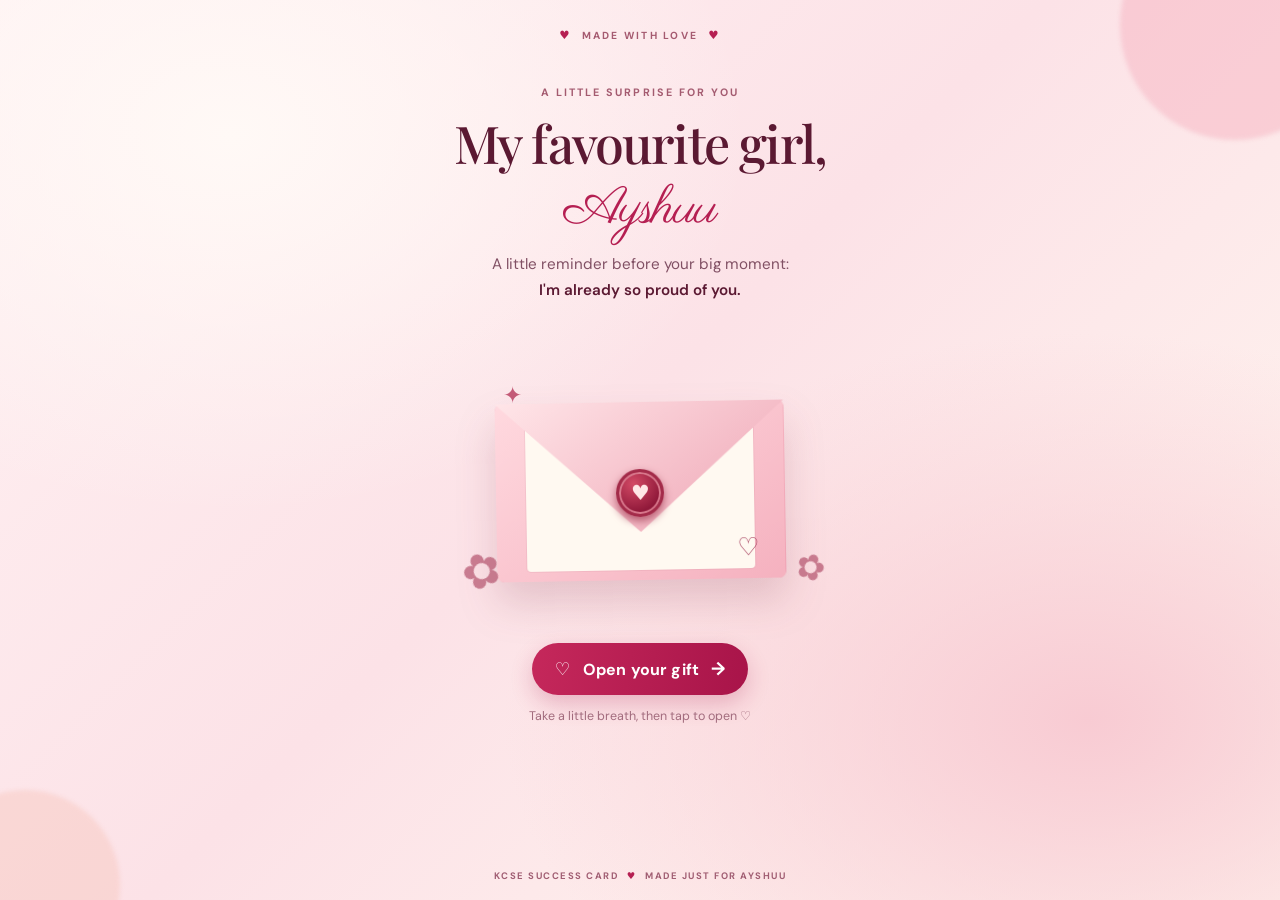
<file: index.html>
<!doctype html>
<html lang="en">
<head>
  <meta charset="utf-8">
  <meta name="viewport" content="width=device-width, initial-scale=1">
  <meta name="theme-color" content="#fff0f2">
  <meta name="description" content="A little KCSE good-luck surprise made with love for Ayshuu.">
  <title>A Little Gift for Ayshuu ♡</title>
  <link rel="preconnect" href="https://fonts.googleapis.com">
  <link rel="preconnect" href="https://fonts.gstatic.com" crossorigin>
  <link href="https://fonts.googleapis.com/css2?family=DM+Sans:wght@400;500;600;700&family=Playfair+Display:wght@400;500;600;700&family=Parisienne&display=swap" rel="stylesheet">
  <link rel="stylesheet" href="style.css">
</head>
<body>
  <div class="ambient ambient-one" aria-hidden="true"></div>
  <div class="ambient ambient-two" aria-hidden="true"></div>
  <main class="app">
    <div class="topline"><span class="tiny-heart">♥</span> MADE WITH LOVE <span class="tiny-heart">♥</span></div>

    <section id="intro" class="screen intro-screen" aria-labelledby="intro-title">
      <div class="eyebrow">A LITTLE SURPRISE FOR YOU</div>
      <h1 id="intro-title">My favourite girl,<br><em>Ayshuu</em></h1>
      <p class="intro-copy">A little reminder before your big moment:<br><strong>I'm already so proud of you.</strong></p>

      <div class="envelope-scene" aria-label="A pink envelope sealed with a heart">
        <div class="sparkle sparkle-a">✦</div><div class="sparkle sparkle-b">♡</div>
        <div class="envelope" id="envelope">
          <div class="envelope-back"></div>
          <div class="letter-peek"></div>
          <div class="envelope-flap"></div>
          <div class="envelope-front"></div>
          <div class="wax-seal">♥</div>
          <div class="envelope-heart">♡</div>
        </div>
        <div class="flower flower-left">✿</div><div class="flower flower-right">✿</div>
      </div>

      <button id="openBtn" class="primary-btn" type="button"><span>♡</span> Open your gift <span class="arrow">→</span></button>
      <p class="hint">Take a little breath, then tap to open ♡</p>
    </section>

    <section id="letterScreen" class="screen letter-screen hidden" aria-labelledby="letter-title" aria-hidden="true">
      <div class="letter-wrap">
        <div class="paper-decor decor-top">♡ &nbsp; ✿ &nbsp; ♡</div>
        <div class="letter-rule"><span></span>♥<span></span></div>
        <h2 id="letter-title">My Ayshuu,</h2>
        <p>As you sit for your KCSE exams, I want you to know how incredibly proud I am of you. You've worked hard, shown courage, and kept going even when things felt tough.</p>
        <p>I believe in you—not just because of the grades you might get, but because of the kind, strong, beautiful person you are. Your worth is so much bigger than any exam. You bring so much light, kindness, and love into my life, and I'm so lucky to have you.</p>
        <p>Whatever happens, I'll always be proud of you. You've already shown me so much just by being you. Keep your head up, trust yourself, and remember: you're capable, you're loved, and you can do this. ♥</p>
        <p class="letter-emphasis">I'm always in your corner.</p>
        <div class="signature">Daddy <span>♡</span></div>
        <div class="paper-bottom">WITH ALL MY LOVE, ALWAYS</div>
      </div>
      <button id="finalBtn" class="primary-btn" type="button">One last thing, my girl <span class="arrow">→</span></button>
    </section>

    <section id="finalScreen" class="screen final-screen hidden" aria-labelledby="final-title" aria-hidden="true">
      <div class="moon-heart" aria-hidden="true">♡</div>
      <div class="eyebrow">A LITTLE REMINDER FROM DADDY</div>
      <h2 id="final-title">You're going<br><em>to do amazing.</em></h2>
      <div class="ornament">────── ♡ ──────</div>
      <p>Take a deep breath.<br>Trust your preparation.<br>Give each paper your best.</p>
      <p class="proud-line">I'm so proud of you, Ayshuu.<br><strong>Always. No matter what.</strong></p>
      <div class="final-signature">I love you <span>♡</span><br><em>Daddy</em></div>
      <div class="final-actions">
        <button id="shareBtn" class="primary-btn" type="button">Share this little card <span class="arrow">↗</span></button>
        <button id="replayBtn" class="secondary-btn" type="button">♡ Open it again</button>
      </div>
      <p id="shareStatus" class="share-status" role="status" aria-live="polite"></p>
    </section>

    <footer>KCSE SUCCESS CARD <span>♥</span> MADE JUST FOR AYSHUU</footer>
  </main>
  <div id="confetti" class="confetti-layer" aria-hidden="true"></div>
  <script src="script.js"></script>
</body>
</html>
</file>
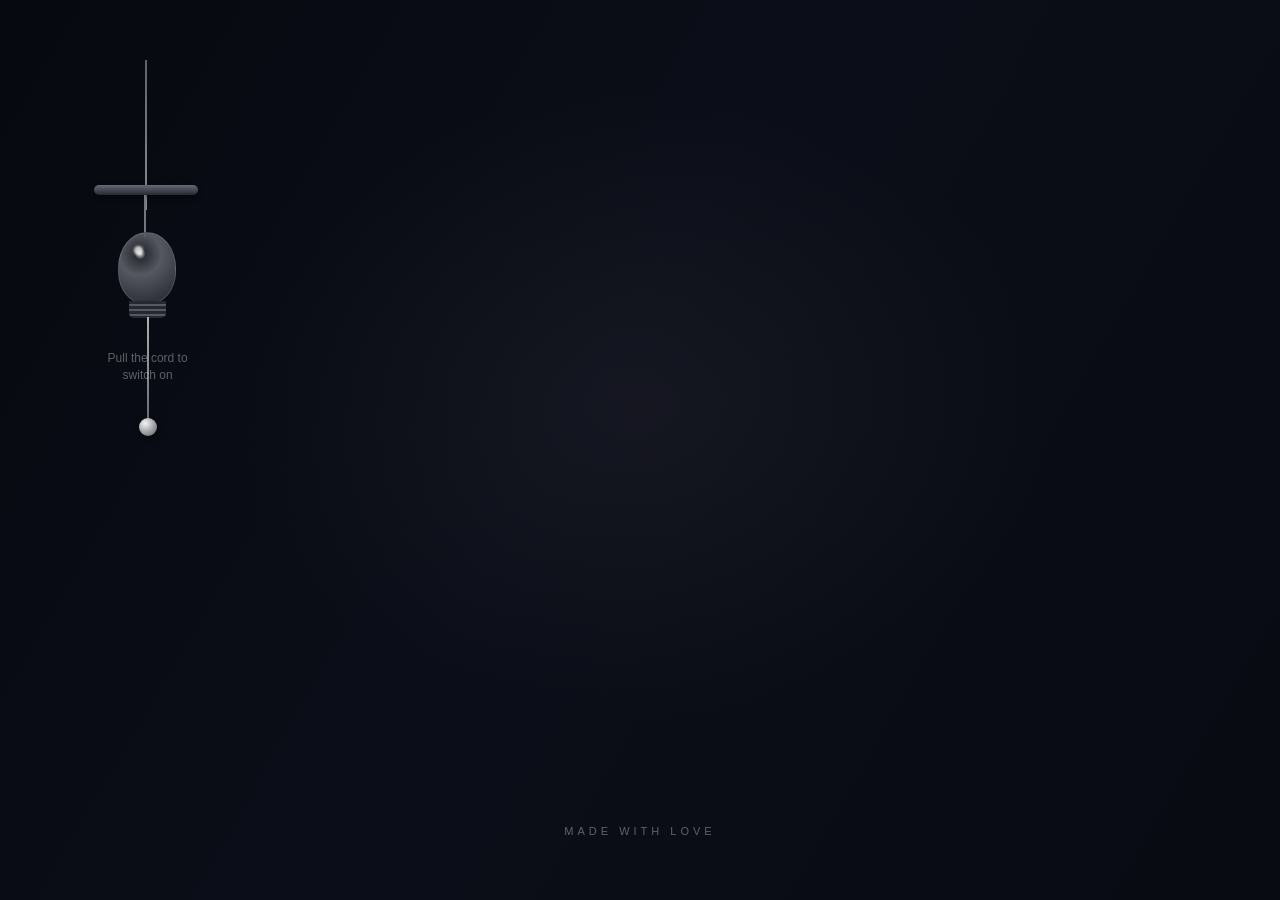
<file: love.html>
<!DOCTYPE html>
<html lang="en">
<head>
<meta charset="UTF-8">

<meta
    name="viewport"
    content="width=device-width, initial-scale=1.0"
/>

<title>I Love You Aisha Amour ❤️</title>

<style>

/* =====================================================
   RESET
===================================================== */

* {
    margin: 0;
    padding: 0;
    box-sizing: border-box;
}


/* =====================================================
   PAGE
===================================================== */

html,
body {
    width: 100%;
    height: 100%;
}

body {
    overflow: hidden;

    background: #070910;

    font-family:
        Georgia,
        "Times New Roman",
        serif;

    color: white;
}


/* =====================================================
   SCENE
===================================================== */

#scene {

    position: relative;

    width: 100vw;
    height: 100vh;

    overflow: hidden;

    background:

        radial-gradient(
            ellipse at 50% 45%,
            rgba(75, 68, 82, 0.16),
            transparent 45%
        ),

        linear-gradient(
            120deg,
            #070910,
            #0b0e18 45%,
            #090b13
        );

    transition:
        background 1.2s ease;
}


/* LIGHT ON */

#scene.is-on {

    background:

        radial-gradient(
            ellipse at 25% 50%,
            rgba(255, 178, 102, 0.28),
            transparent 38%
        ),

        radial-gradient(
            ellipse at 55% 48%,
            rgba(180, 104, 58, 0.20),
            transparent 60%
        ),

        linear-gradient(
            120deg,
            #30251f,
            #17151a 60%,
            #0c0d13
        );
}


/* =====================================================
   LAMP
===================================================== */

.lamp {

    position: absolute;

    left: 7%;

    top: 20%;

    width: 115px;

    height: 300px;
}


/* wire from ceiling */

.lamp-wire {

    position: absolute;

    left: 55px;

    top: -120px;

    width: 2px;

    height: 150px;

    background:
        linear-gradient(
            to bottom,
            #5e626b,
            #8c8d91
        );
}


/* horizontal lamp support */

.lamp-bar {

    position: absolute;

    top: 5px;

    left: 4px;

    width: 104px;

    height: 10px;

    border-radius: 5px;

    background:
        linear-gradient(
            to bottom,
            #656974,
            #252832
        );

    box-shadow:
        0 2px 5px rgba(0,0,0,.5);
}


/* bulb wire */

.bulb-wire {

    position: absolute;

    top: 15px;

    left: 54px;

    width: 2px;

    height: 42px;

    background: #74767d;
}


/* =====================================================
   BULB
===================================================== */

.bulb {

    position: absolute;

    top: 52px;

    left: 28px;

    width: 58px;

    height: 72px;

    border-radius:
        50%
        50%
        45%
        45%;

    background:

        radial-gradient(
            circle at 38% 30%,
            rgba(255,255,255,.8),
            rgba(255,255,255,.15) 9%,
            #555861 35%,
            #30333c 80%
        );

    border: 1px solid rgba(255,255,255,.12);

    transition:
        background 1s ease,
        box-shadow 1s ease,
        transform .4s ease;
}


/* bulb ON */

.is-on .bulb {

    background:

        radial-gradient(
            circle at 38% 30%,
            white 0%,
            #fff2ca 15%,
            #ffd38c 42%,
            #ffb763 70%,
            #e89043 100%
        );

    box-shadow:

        0 0 8px #ffd28a,
        0 0 22px #ffbd68,
        0 0 50px rgba(255,173,80,.8),
        0 0 100px rgba(255,151,62,.55),
        0 0 160px rgba(255,134,45,.25);
}


/* little highlight */

.bulb::after {

    content: "";

    position: absolute;

    top: 13px;
    left: 15px;

    width: 9px;
    height: 9px;

    border-radius: 50%;

    background: rgba(255,255,255,.75);

    filter: blur(1px);
}


/* bulb base */

.bulb-base {

    position: absolute;

    left: 39px;

    top: 121px;

    width: 37px;

    height: 17px;

    border-radius: 0 0 5px 5px;

    background:
        repeating-linear-gradient(
            to bottom,
            #252830 0px,
            #252830 3px,
            #555861 3px,
            #555861 5px
        );
}


/* =====================================================
   PULL CORD
===================================================== */

.pull-cord {

    position: absolute;

    top: 137px;

    left: 57px;

    width: 2px;

    height: 105px;

    background:
        linear-gradient(
            to bottom,
            #b0b0b0,
            #686a70
        );

    transform-origin: top center;

    transition:
        transform .25s ease;
}


/* cord movement */

.pull-cord.pulling {

    transform:
        rotate(8deg)
        translateY(13px);
}


/* =====================================================
   CORD HANDLE
===================================================== */

.cord-handle {

    position: absolute;

    bottom: -14px;

    left: -8px;

    width: 18px;

    height: 18px;

    border-radius: 50%;

    background:
        radial-gradient(
            circle at 35% 30%,
            #f4f4f4,
            #9b9da1 55%,
            #555860
        );

    cursor: pointer;

    box-shadow:
        0 2px 5px rgba(0,0,0,.5);

    transition:
        box-shadow .5s ease,
        background .5s ease;
}


.is-on .cord-handle {

    background:
        radial-gradient(
            circle at 35% 30%,
            #fff3d3,
            #ffc675 55%,
            #e89440
        );

    box-shadow:
        0 0 10px #ffb45d,
        0 0 22px rgba(255,167,75,.7);
}


/* =====================================================
   LAMP INSTRUCTION
===================================================== */

.lamp-hint {

    position: absolute;

    top: 170px;

    left: -2px;

    width: 120px;

    color:
        rgba(255,255,255,.35);

    text-align: center;

    font-family: Arial, sans-serif;

    font-size: 12px;

    line-height: 17px;

    transition:
        opacity .6s ease;
}


.is-on .lamp-hint {
    opacity: 0;
}


/* =====================================================
   CENTER MESSAGE
===================================================== */

.love-container {

    position: absolute;

    left: 53%;

    top: 47%;

    transform:
        translate(-50%, -50%);

    display: flex;

    align-items: center;

    justify-content: center;

    gap: 25px;

    width: 70%;

    max-width: 700px;

    opacity: 0;

    transition:
        opacity .8s ease;
}


.is-on .love-container {
    opacity: 1;
}


/* =====================================================
   SIDE LINES
===================================================== */

.side-line {

    width: 3px;

    height: 130px;

    flex-shrink: 0;

    background:
        linear-gradient(
            to bottom,
            transparent,
            white 15%,
            white 85%,
            transparent
        );

    transform:
        scaleY(0);

    transition:
        transform 1s cubic-bezier(.2,.8,.2,1);
}


.is-on .side-line {

    transform:
        scaleY(1);
}


/* =====================================================
   MESSAGE
===================================================== */

.message {

    text-align: center;

    font-family:
        Arial,
        Helvetica,
        sans-serif;

    font-weight: 700;

    line-height: 1.15;

    letter-spacing: 2px;

    color: #f6a04e;

    text-shadow:
        0 0 8px rgba(255,145,60,.2),
        0 0 25px rgba(255,130,50,.12);
}


/* =====================================================
   LETTER
===================================================== */

.letter {

    display: inline-block;

    opacity: 0;

    transform:
        translateY(30px)
        scale(.6);

    transition:
        opacity .45s ease,
        transform .55s cubic-bezier(.2,.8,.2,1);
}


/* visible letter */

.letter.show {

    opacity: 1;

    transform:
        translateY(0)
        scale(1);
}


/* =====================================================
   NAME
===================================================== */

.name {

    display: block;

    margin-top: 12px;

    font-size: .75em;

    color: #ffad62;

    letter-spacing: 3px;
}


/* =====================================================
   HEART
===================================================== */

.heart {

    display: inline-block;

    margin-left: 10px;

    color: #f05a96;

    font-size: 1.05em;

    opacity: 0;

    transform:
        scale(0);

    text-shadow:
        0 0 8px #ff5a99,
        0 0 25px rgba(255,60,130,.8);

    transition:
        opacity .5s ease,
        transform .5s cubic-bezier(.2,1.5,.4,1);
}


.heart.show {

    opacity: 1;

    transform:
        scale(1);

    animation:
        heartbeat 1.2s infinite;
}


@keyframes heartbeat {

    0%,
    100% {
        transform: scale(1);
    }

    50% {
        transform: scale(1.17);
    }
}


/* =====================================================
   FLOATING PARTICLES
===================================================== */

.particle {

    position: absolute;

    width: 4px;
    height: 4px;

    border-radius: 50%;

    background: #ffd7a5;

    box-shadow:
        0 0 8px #ffbc70;

    pointer-events: none;

    animation:
        particleFloat 2.5s ease-out forwards;
}


@keyframes particleFloat {

    0% {

        opacity: 0;

        transform:
            translate(0,0)
            scale(0);
    }

    20% {
        opacity: 1;
    }

    100% {

        opacity: 0;

        transform:
            translate(
                var(--x),
                var(--y)
            )
            scale(.2);
    }
}


/* =====================================================
   BOTTOM TEXT
===================================================== */

.bottom-text {

    position: absolute;

    left: 50%;

    bottom: 7%;

    transform:
        translateX(-50%);

    color:
        rgba(255,255,255,.35);

    font-family:
        Arial,
        sans-serif;

    font-size: 11px;

    letter-spacing: 4px;

    text-transform: uppercase;

    transition:
        opacity .5s ease;
}


.is-on .bottom-text {
    opacity: .45;
}


/* =====================================================
   MOBILE
===================================================== */

@media (max-width: 600px) {

    .lamp {

        left: 3%;

        top: 19%;

        transform:
            scale(.8);

        transform-origin:
            top left;
    }


    .love-container {

        left: 58%;

        width: 70%;

        gap: 13px;
    }


    .side-line {

        height: 105px;

        width: 2px;
    }


    .message {

        font-size: 34px;

        letter-spacing: 1px;
    }


    .name {

        font-size: .7em;

        margin-top: 10px;

        letter-spacing: 2px;
    }


    .bottom-text {

        bottom: 5%;

        font-size: 9px;

        letter-spacing: 3px;
    }
}


/* =====================================================
   VERY SMALL PHONES
===================================================== */

@media (max-width: 380px) {

    .message {
        font-size: 28px;
    }

    .love-container {
        left: 58%;
        gap: 8px;
    }

    .side-line {
        height: 90px;
    }

}

</style>
</head>


<body>


<div id="scene">


    <!-- ================================================
         LAMP
    ================================================= -->

    <div class="lamp">

        <div class="lamp-wire"></div>

        <div class="lamp-bar"></div>

        <div class="bulb-wire"></div>

        <div class="bulb"></div>

        <div class="bulb-base"></div>


        <!-- PULL CORD -->

        <div
            class="pull-cord"
            id="pullCord"
        >

            <div
                class="cord-handle"
                id="cordHandle"
            ></div>

        </div>


        <div class="lamp-hint">
            Pull the cord to<br>
            switch on
        </div>

    </div>



    <!-- ================================================
         MESSAGE
    ================================================= -->

    <div class="love-container">

        <div class="side-line"></div>


        <div class="message">

            <div id="mainMessage"></div>

            <div class="name">
                AISHA AMOUR
                <span
                    class="heart"
                    id="heart"
                >♥</span>
            </div>

        </div>


        <div class="side-line"></div>

    </div>



    <!-- PARTICLES -->

    <div id="particles"></div>



    <!-- BOTTOM -->

    <div class="bottom-text">
        made with love
    </div>


</div>



<script>

/* =====================================================
   ELEMENTS
===================================================== */

const scene =
    document.getElementById("scene");

const pullCord =
    document.getElementById("pullCord");

const cordHandle =
    document.getElementById("cordHandle");

const mainMessage =
    document.getElementById("mainMessage");

const heart =
    document.getElementById("heart");

const particles =
    document.getElementById("particles");


/* =====================================================
   MESSAGE YOU WANT
===================================================== */

const message =
    "I LOVE YOU";


/* =====================================================
   CREATE LETTERS
===================================================== */

message.split("").forEach(
    (character, index) => {

        const span =
            document.createElement("span");

        span.classList.add("letter");

        if (character === " ") {

            span.innerHTML =
                "&nbsp;";

        } else {

            span.textContent =
                character;

        }

        mainMessage.appendChild(span);

    }
);


/* =====================================================
   STATE
===================================================== */

let isOn = false;

let animating = false;


/* =====================================================
   PULL THE CORD
===================================================== */

function pull() {

    if (animating)
        return;

    animating = true;


    /* cord movement */

    pullCord.classList.add("pulling");


    setTimeout(() => {

        pullCord.classList.remove(
            "pulling"
        );

    }, 350);


    /* change state */

    isOn = !isOn;


    setTimeout(() => {

        if (isOn) {

            turnOn();

        } else {

            turnOff();

        }

    }, 250);


    setTimeout(() => {

        animating = false;

    }, 2200);
}


/* =====================================================
   TURN ON
===================================================== */

function turnOn() {

    scene.classList.add(
        "is-on"
    );


    const letters =
        document.querySelectorAll(
            ".letter"
        );


    /*
       Reveal each character
       one after another
    */

    letters.forEach(
        (letter, index) => {

            setTimeout(() => {

                letter.classList.add(
                    "show"
                );

            }, 500 + index * 100);

        }
    );


    /*
       Show heart
    */

    setTimeout(() => {

        heart.classList.add(
            "show"
        );

        createParticles();

    }, 1700);

}


/* =====================================================
   TURN OFF
===================================================== */

function turnOff() {

    scene.classList.remove(
        "is-on"
    );


    document
        .querySelectorAll(".letter")
        .forEach(letter => {

            letter.classList.remove(
                "show"
            );

        });


    heart.classList.remove(
        "show"
    );

}


/* =====================================================
   PARTICLES
===================================================== */

function createParticles() {

    for (
        let i = 0;
        i < 25;
        i++
    ) {

        const particle =
            document.createElement(
                "div"
            );


        particle.classList.add(
            "particle"
        );


        /*
           Start around the message
        */

        particle.style.left =
            (
                45 +
                Math.random() * 20
            ) + "%";


        particle.style.top =
            (
                35 +
                Math.random() * 25
            ) + "%";


        /*
           Random movement
        */

        particle.style.setProperty(
            "--x",
            (
                Math.random() * 260 - 130
            ) + "px"
        );


        particle.style.setProperty(
            "--y",
            (
                Math.random() * -180 - 20
            ) + "px"
        );


        particle.style.animationDelay =
            (
                Math.random() * .8
            ) + "s";


        particles.appendChild(
            particle
        );


        /*
           Remove when finished
        */

        setTimeout(() => {

            particle.remove();

        }, 3500);

    }

}


/* =====================================================
   CLICK
===================================================== */

cordHandle.addEventListener(
    "click",
    pull
);


/*
   Also allow clicking
   anywhere on the cord
*/

pullCord.addEventListener(
    "click",
    pull
);


/* =====================================================
   TOUCH
===================================================== */

cordHandle.addEventListener(
    "touchstart",
    (event) => {

        event.preventDefault();

        pull();

    }
);


/* =====================================================
   KEYBOARD
===================================================== */

document.addEventListener(
    "keydown",
    (event) => {

        if (
            event.key === " " ||
            event.key === "Enter"
        ) {

            pull();

        }

    }
);

</script>

</body>
</html>
</file>
<file: style.css>
/* A Little Gift for Ayshuu — responsive romantic KCSE card */
:root {
  --ink: #5b1932;
  --berry: #b51f52;
  --berry-dark: #8f173d;
  --rose: #f4b8c4;
  --blush: #fff0f2;
  --cream: #fffaf5;
  --muted: #986879;
  --shadow: 0 24px 70px rgba(123, 34, 66, .16);
}
* { box-sizing: border-box; }
html { min-height: 100%; }
body {
  margin: 0; min-height: 100vh; overflow-x: hidden; color: var(--ink);
  background: radial-gradient(ellipse at 18% 15%, #fff9f6 0, transparent 35%),
              radial-gradient(ellipse at 85% 80%, #f8cbd3 0, transparent 38%),
              linear-gradient(135deg, #fff2f3 0%, #fce2e7 48%, #fff7f0 100%);
  font-family: "DM Sans", system-ui, sans-serif;
}
button { font: inherit; }
.ambient { position: fixed; border-radius: 50%; filter: blur(2px); pointer-events: none; opacity: .45; z-index: 0; }
.ambient-one { width: 230px; height: 230px; top: -90px; right: -70px; background: #f5aebd; }
.ambient-two { width: 190px; height: 190px; bottom: -80px; left: -70px; background: #f7c6bd; }
.app {
  position: relative; z-index: 1; width: min(100% - 28px, 560px); min-height: 100svh;
  margin: 0 auto; padding: 22px 0 18px; display: flex; flex-direction: column; align-items: center;
}
.topline { font-size: .64rem; font-weight: 700; letter-spacing: .22em; color: #a55a70; display: flex; gap: 10px; align-items: center; }
.tiny-heart { color: var(--berry); font-size: .72rem; }
.screen { width: 100%; display: flex; flex-direction: column; align-items: center; text-align: center; animation: fadeUp .7s ease both; }
.intro-screen { padding-top: clamp(22px, 5vh, 45px); }
.eyebrow { color: #a45b70; letter-spacing: .19em; font-size: .67rem; font-weight: 700; }
h1, h2 { font-family: "Playfair Display", Georgia, serif; font-weight: 500; }
h1 { font-size: clamp(2.1rem, 8vw, 3.25rem); line-height: 1.12; margin: 15px 0 13px; letter-spacing: -.035em; }
h1 em, h2 em { font-family: "Parisienne", cursive; font-style: normal; color: var(--berry); font-weight: 400; }
.intro-copy { color: #815064; font-size: .95rem; line-height: 1.7; margin: 0; }
.intro-copy strong { color: var(--ink); font-weight: 600; }
.envelope-scene { position: relative; width: min(100%, 370px); height: 290px; margin: 12px auto 7px; display: grid; place-items: center; perspective: 900px; }
.envelope {
  position: relative; width: min(78%, 300px); height: 178px; transform: translateY(15px) rotate(-1deg);
  filter: drop-shadow(0 22px 19px rgba(118, 35, 61, .17)); transition: transform .6s ease;
}
.envelope-back { position: absolute; inset: 0; background: linear-gradient(145deg, #f5a9b8, #e78da3); border-radius: 8px; }
.envelope-front { position: absolute; inset: 0; background: linear-gradient(145deg, #ffd9df, #f5b1bf); clip-path: polygon(0 0, 50% 61%, 100% 0, 100% 100%, 0 100%); border-radius: 7px; }
.envelope-flap {
  position: absolute; z-index: 4; inset: 0 0 auto; height: 73%; background: linear-gradient(145deg, #ffe5e8, #eea4b4);
  clip-path: polygon(0 0, 100% 0, 50% 100%); transform-origin: top; transition: transform .9s cubic-bezier(.2,.75,.2,1); backface-visibility: hidden;
}
.letter-peek { position: absolute; z-index: 2; width: 79%; height: 145px; left: 10.5%; bottom: 10px; background: #fff9f1; border-radius: 4px; transform: translateY(0); transition: transform .9s .25s ease; box-shadow: 0 0 0 1px rgba(150, 69, 88, .08); }
.letter-peek::before { content: "♡"; color: #b85a75; font-size: 25px; position: absolute; top: 24px; left: 0; right: 0; }
.wax-seal { position: absolute; z-index: 5; left: 50%; top: 51%; transform: translate(-50%,-50%); width: 48px; height: 48px; border-radius: 50%; display: grid; place-items: center; color: #ffe7e7; font-size: 21px; background: radial-gradient(circle at 35% 28%, #d34a66, #8f1839 70%); border: 3px solid #a32b49; box-shadow: inset 0 0 0 2px #d9798d, 0 4px 8px #b65c70; transition: opacity .3s, transform .3s; }
.envelope-heart { position: absolute; z-index: 6; bottom: 15px; right: 26px; color: #a94662; font-size: 25px; }
.sparkle { position: absolute; color: #c45a77; animation: twinkle 2.4s ease-in-out infinite; }
.sparkle-a { left: 13%; top: 20%; font-size: 23px; }
.sparkle-b { right: 14%; top: 26%; font-size: 30px; animation-delay: .7s; }
.flower { position: absolute; color: #b75a73; font-size: 47px; opacity: .75; }
.flower-left { left: 2%; bottom: 34px; transform: rotate(-25deg); }
.flower-right { right: 0; bottom: 46px; font-size: 35px; transform: rotate(20deg); }
.primary-btn, .secondary-btn {
  border: 0; cursor: pointer; border-radius: 999px; min-height: 52px; padding: 0 23px; display: inline-flex; align-items: center; justify-content: center; gap: 12px;
  transition: transform .2s ease, box-shadow .2s ease, background .2s ease; -webkit-tap-highlight-color: transparent;
}
.primary-btn { color: #fff; font-weight: 700; letter-spacing: .01em; background: linear-gradient(100deg, #c5285b, #a81449); box-shadow: 0 9px 22px rgba(168, 20, 73, .23); }
.primary-btn:hover { transform: translateY(-2px); box-shadow: 0 12px 27px rgba(168, 20, 73, .3); }
.primary-btn:active, .secondary-btn:active { transform: scale(.98); }
.primary-btn span:first-child { font-size: 1.1rem; }
.arrow { font-size: 1.15rem; }
.hint { margin: 13px 0 0; font-size: .78rem; color: #a26b7d; }
footer { margin-top: auto; padding-top: 32px; color: #a15e73; letter-spacing: .16em; font-size: .59rem; font-weight: 700; text-align: center; }
footer span { color: var(--berry); margin: 0 5px; }
.hidden { display: none !important; }
.letter-screen { padding: 30px 0 0; }
.letter-wrap {
  width: 100%; position: relative; text-align: left; padding: 27px clamp(22px, 6vw, 38px) 24px;
  background: linear-gradient(135deg, rgba(255,253,246,.98), rgba(255,246,235,.98));
  border: 1px solid rgba(188, 127, 125, .34); border-radius: 5px; box-shadow: var(--shadow);
  background-image: repeating-linear-gradient(0deg, rgba(156,100,84,.025) 0, rgba(156,100,84,.025) 1px, transparent 1px, transparent 5px), linear-gradient(135deg, #fffdf7, #fff1e8);
}
.letter-wrap::before, .letter-wrap::after { content: "✿"; position: absolute; color: #d8a0a1; opacity: .65; font-size: 22px; }
.letter-wrap::before { top: 10px; right: 15px; }.letter-wrap::after { bottom: 10px; left: 15px; }
.paper-decor { text-align: center; color: #b66b7e; font-size: .8rem; }
.letter-rule { display: flex; align-items: center; justify-content: center; gap: 11px; color: var(--berry); margin: 10px 0 15px; }
.letter-rule span { width: 55px; height: 1px; background: #dba1ad; }
.letter-wrap h2 { margin: 0 0 12px; font-family: "Parisienne", cursive; font-size: 2.2rem; color: var(--berry); }
.letter-wrap p { font-size: .91rem; line-height: 1.76; color: #67414f; margin: 0 0 13px; }
.letter-wrap .letter-emphasis { font-family: "Parisienne", cursive; font-size: 1.55rem; color: #a32c54; text-align: center; margin: 19px 0 0; }
.signature { font-family: "Parisienne", cursive; text-align: center; font-size: 2.3rem; color: #7d2746; margin-top: 0; }
.signature span { font-family: "DM Sans", sans-serif; color: var(--berry); font-size: 1.2rem; }
.paper-bottom { text-align: center; font-size: .53rem; letter-spacing: .23em; color: #b0808b; margin-top: 12px; }
.letter-screen > .primary-btn { margin-top: 20px; }
.final-screen { padding: clamp(28px, 8vh, 65px) 0 10px; min-height: 76vh; justify-content: center; }
.moon-heart { width: 58px; height: 58px; display: grid; place-items: center; border: 1px solid #d78ca0; border-radius: 50%; color: var(--berry); font-size: 1.8rem; margin-bottom: 23px; background: rgba(255,255,255,.38); }
.final-screen h2 { font-size: clamp(2.6rem, 10vw, 4.1rem); line-height: 1.04; margin: 18px 0 17px; }
.ornament { color: #c15e7c; font-size: .8rem; margin: 0 0 22px; }
.final-screen > p { line-height: 1.8; color: #7f5364; font-size: 1rem; margin: 0 0 18px; }
.final-screen .proud-line { color: var(--ink); }
.final-screen .proud-line strong { color: var(--berry); }
.final-signature { font-family: "Parisienne", cursive; color: var(--berry); font-size: 1.8rem; line-height: 1.4; margin: 7px 0 23px; }
.final-signature em { font-size: 2.35rem; font-style: normal; color: #722342; }
.final-actions { width: 100%; display: flex; flex-direction: column; gap: 10px; align-items: center; }
.final-actions .primary-btn, .final-actions .secondary-btn { width: min(100%, 330px); }
.secondary-btn { background: rgba(255,255,255,.45); border: 1px solid #dca1b0; color: #9b3b5c; font-weight: 600; }
.share-status { min-height: 1.2em; font-size: .78rem !important; margin-top: 12px !important; color: #8e3153 !important; }
.confetti-layer { position: fixed; inset: 0; overflow: hidden; pointer-events: none; z-index: 10; }
.confetti-piece { position: absolute; top: -20px; animation: fall var(--duration, 3s) linear forwards; color: var(--piece-color, #c5285b); font-size: var(--size, 18px); }
.opening .envelope { transform: translateY(28px) scale(1.03); }
.opening .envelope-flap { transform: rotateX(180deg); }
.opening .letter-peek { transform: translateY(-108px); }
.opening .wax-seal { opacity: 0; transform: translate(-50%,-50%) scale(.3); }
.opening .envelope-heart { opacity: 0; }
@keyframes fadeUp { from { opacity: 0; transform: translateY(13px); } to { opacity: 1; transform: translateY(0); } }
@keyframes twinkle { 0%,100% { transform: scale(.85) rotate(-8deg); opacity: .6; } 50% { transform: scale(1.15) rotate(8deg); opacity: 1; } }
@keyframes fall { to { transform: translate3d(var(--drift, 30px), 105vh, 0) rotate(540deg); opacity: .1; } }
@media (min-width: 700px) {
  .app { padding-top: 28px; }
  .intro-screen { padding-top: 42px; }
  .envelope-scene { height: 320px; }
  .letter-screen { padding-top: 36px; }
  .letter-wrap { padding: 35px 48px 30px; }
  .letter-wrap p { font-size: .96rem; }
  .final-screen { min-height: 700px; }
}
@media (max-height: 720px) and (max-width: 600px) {
  .app { padding-top: 15px; }
  .intro-screen { padding-top: 20px; }
  .envelope-scene { height: 230px; margin-top: 4px; }
  .envelope { transform: translateY(7px) scale(.88); }
  .intro-copy { font-size: .86rem; }
  .letter-wrap { padding-top: 21px; padding-bottom: 19px; }
  .letter-wrap p { font-size: .84rem; line-height: 1.62; }
}
@media (prefers-reduced-motion: reduce) {
  *, *::before, *::after { animation-duration: .01ms !important; animation-iteration-count: 1 !important; scroll-behavior: auto !important; transition-duration: .01ms !important; }
}
</file>
